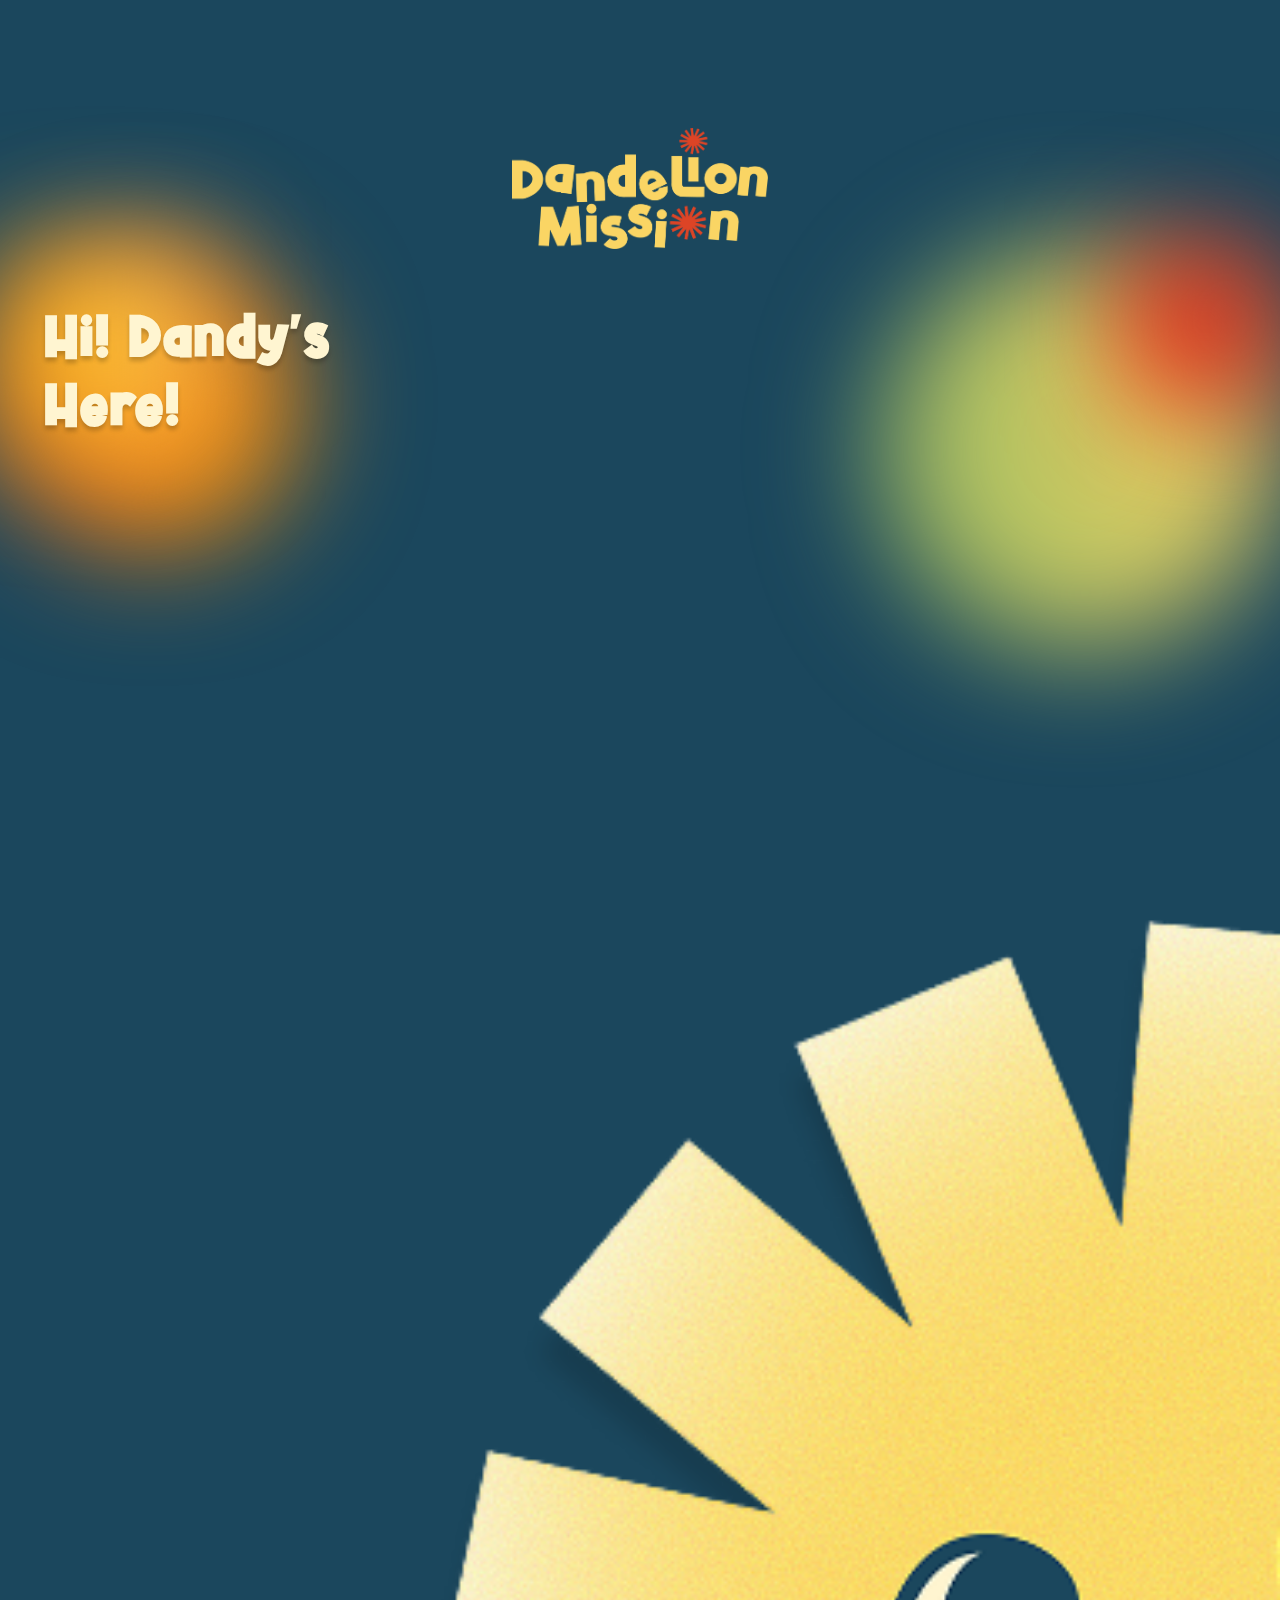
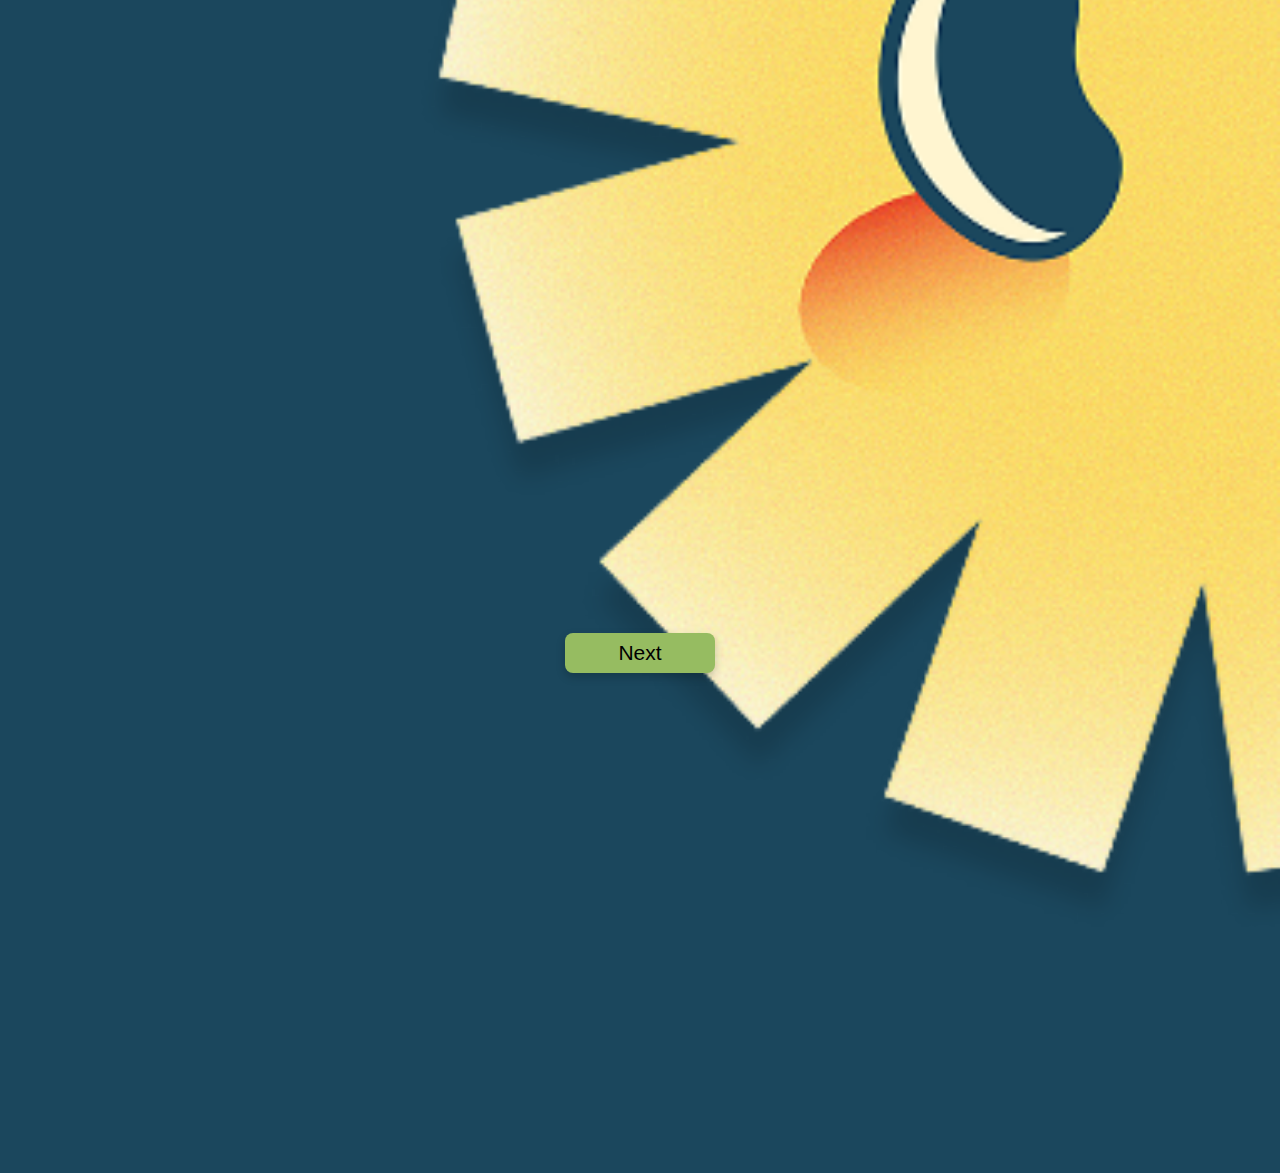
<file: index.html>
<!DOCTYPE html>
<html lang="en">
<head>
    <meta charset="UTF-8">
    <meta http-equiv="X-UA-Compatible" content="IE=edge">
    <meta name="viewport" content="width=device-width, initial-scale=1.0">
    <link rel="stylesheet" href="style.css"> 
    <link rel="icon" type="image/x-icon" href="images/dandySmall.png">
    <link href="https://fonts.googleapis.com/css2?family=Poppins:wght@400;700&display=swap" rel="stylesheet">
    <title>Dandelion Mission</title>
</head>
<body>
    <div> 
        <div class="logo"> 
            <img src="images/logo.png">
        </div>

        <div class="textContent"> 
            <h1> Hi! Dandy's Here!</h1>
        </div>

        <div class="content">
            <img class="MainPage" src="images/dandy.png">
        </div>

        <a href="breathe.html" class="centered"><button> Next </button></a>
    
        <div class="background">
            <section id="up"></section>
            <section id="down"></section>
            <section id="left"></section>
            <section id="right"></section> 
        </div>
    </div>
    
    
</body>
</html>
</file>
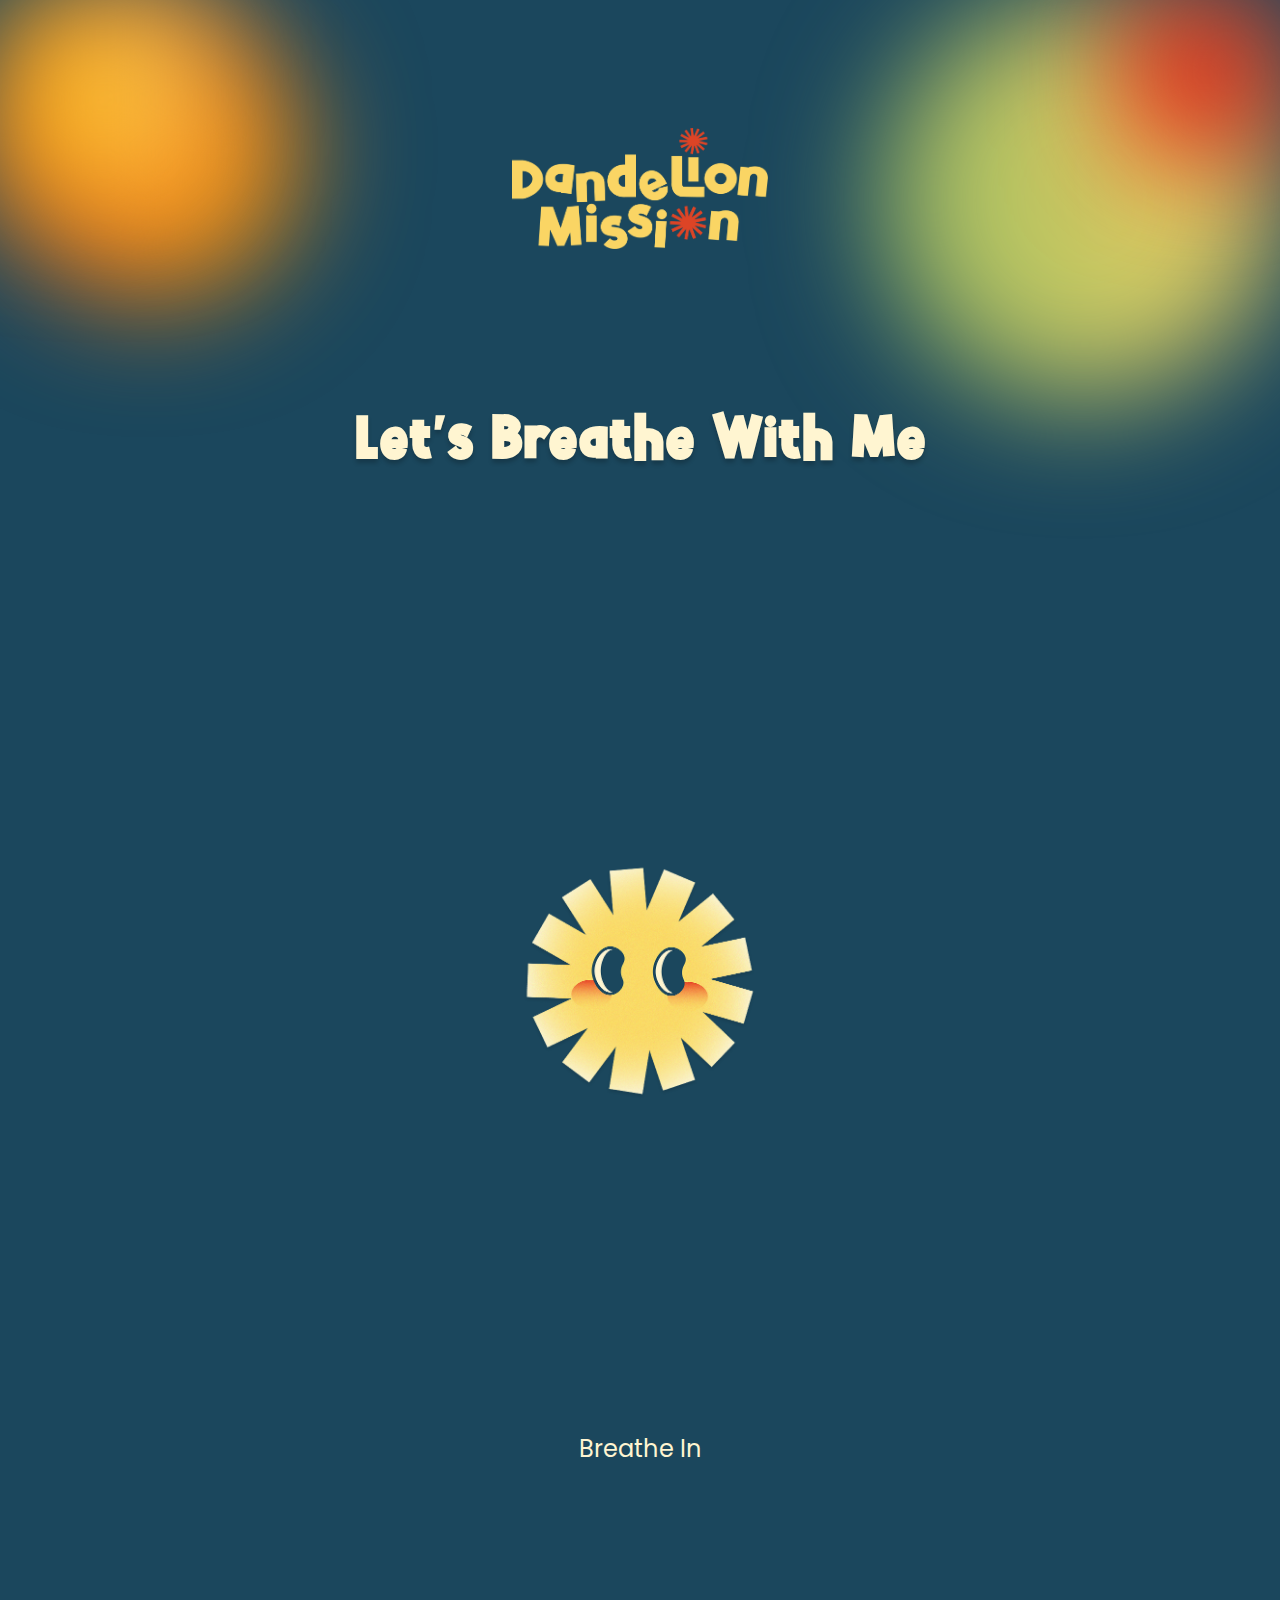
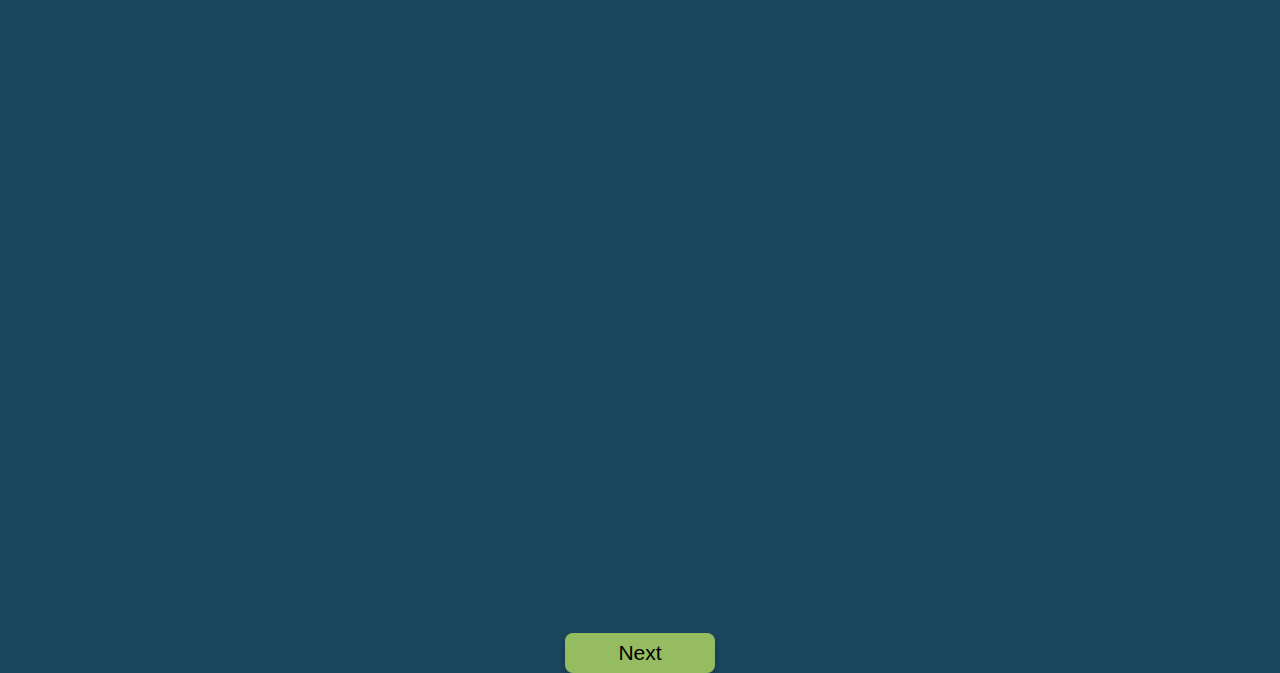
<file: breathe.html>
<!DOCTYPE html>
<html lang="en">

<head>
    <meta charset="UTF-8">
    <meta http-equiv="X-UA-Compatible" content="IE=edge">
    <meta name="viewport" content="width=device-width, initial-scale=1.0">
    <link rel="stylesheet" href="style.css">
    <link rel="icon" type="image/x-icon" href="images/dandySmall.png">
    <link href="https://fonts.googleapis.com/css2?family=Poppins:wght@400;700&display=swap" rel="stylesheet">
    <title>Dandelion Mission</title>
</head>

<body>
    <div>
        <div class="background">
            <section id="up"></section>
            <section id="down"></section>
            <section id="left"></section>
            <section id="right"></section>
        </div>
        
        <div class="logo">
            <img src="images/logo.png">
        </div>

        <a href="emotion.html" class="centered"><button> Next </button></a>

        <div class="breathe-container">
            <h1> Let's Breathe With Me</h1>
            <img src="images/dandyBreathe.png" class="breathe">
            <div id="breathText">
                <h2>Breathe In</h2>
            </div>
        </div>

       
    </div>

   

    <script>
        const breathText = document.getElementById('breathText');
        const intervals = [
            { text: "Breathe In", duration: 4000 },
            { text: "Hold", duration: 9000 },
            { text: "Breathe Out", duration: 7000 }
        ];

        let currentIndex = 0;
        let loopCount = 0;

        function changeText() {
            if (loopCount < 3) { // Stop after 3 loops
                breathText.textContent = intervals[currentIndex].text;
                setTimeout(() => {
                    currentIndex = (currentIndex + 1) % intervals.length;

                    if (currentIndex === 0) {
                        loopCount++;
                    }
                    changeText();
                }, intervals[currentIndex].duration);

            } else {
                breathText.textContent = "Done"; // Final message after 3 loops
            }
        }

        changeText();

    </script>
</body>

</html>
</file>
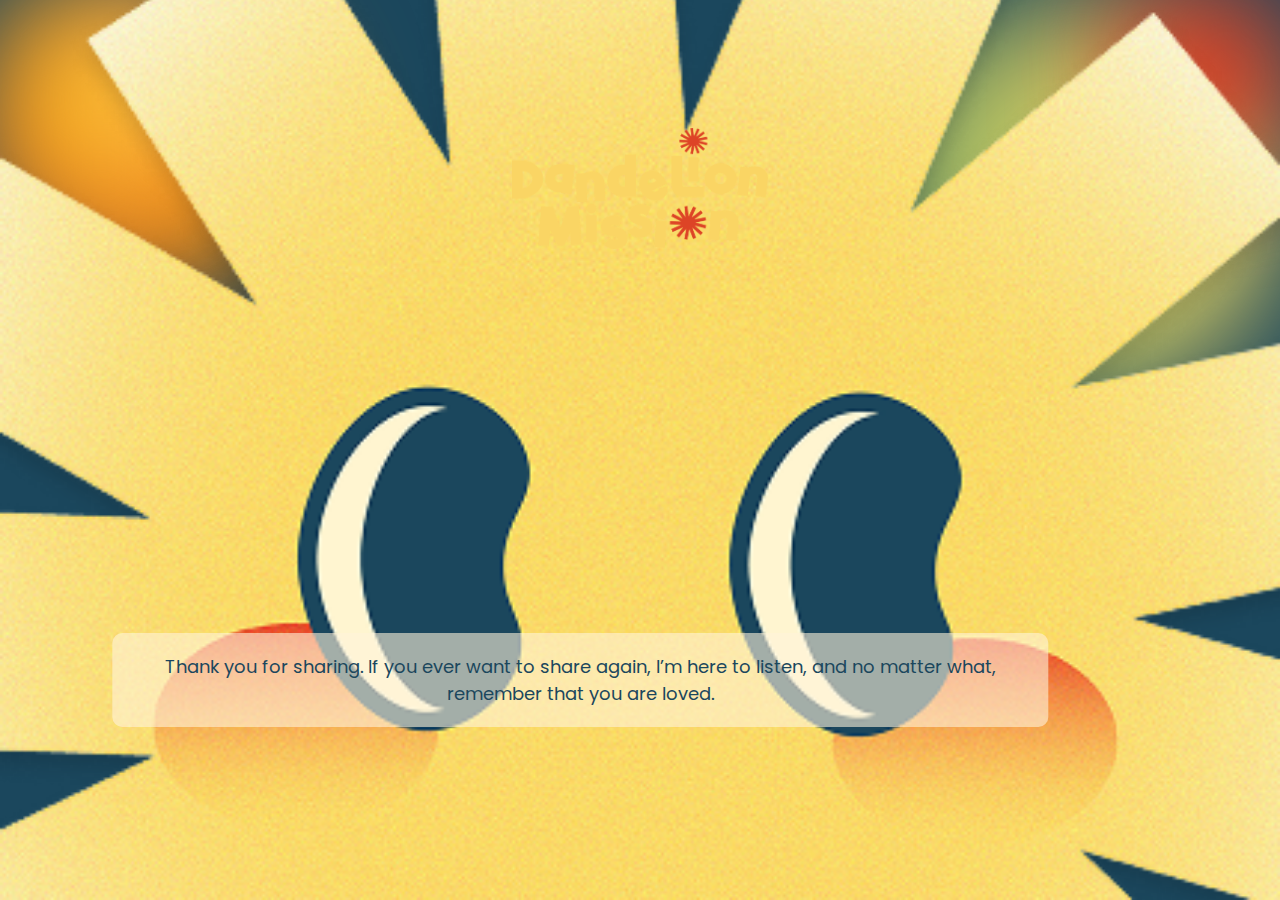
<file: closing.html>
<!DOCTYPE html>
<html lang="en">

<head>
    <meta charset="UTF-8">
    <meta http-equiv="X-UA-Compatible" content="IE=edge">
    <meta name="viewport" content="width=device-width, initial-scale=1.0">
    <title>Dandelion Mission</title>
    <link rel="stylesheet" href="style.css">
    <link rel="icon" type="image/x-icon" href="images/dandySmall.png">
    <link rel="preconnect" href="https://fonts.googleapis.com">
    <link rel="preconnect" href="https://fonts.gstatic.com" crossorigin>
    <link
        href="https://fonts.googleapis.com/css2?family=Poppins:ital,wght@0,100;0,200;0,300;0,400;0,500;0,600;0,700;0,800;0,900;1,100;1,200;1,300;1,400;1,500;1,600;1,700;1,800;1,900&display=swap"
        rel="stylesheet">
</head>

<body>
    <div> 
        <div class="background">
            <section id="up"></section>
            <section id="down"></section>
            <section id="left"></section>
            <section id="right"></section>
        </div>
        <div class="logo">
            <img src="images/logo.png" alt="Dandelion Mission Logo">
        </div>
    
        <div>
            <p class="closingText">Thank you for sharing. If you ever want to share again, I’m here to listen, and no matter what, remember that you are loved. </p>
        </div>
    
        <img class="bottom" src="images/Dandy closing.png" alt="Dandy">
    </div>

    <script>
         setTimeout(() => {
            window.location.href = "index.html";
        }, 5000);
        document.addEventListener('click', function() {
            window.location.href = 'index.html'; 
        });
    </script>

</body>

</html>
</file>
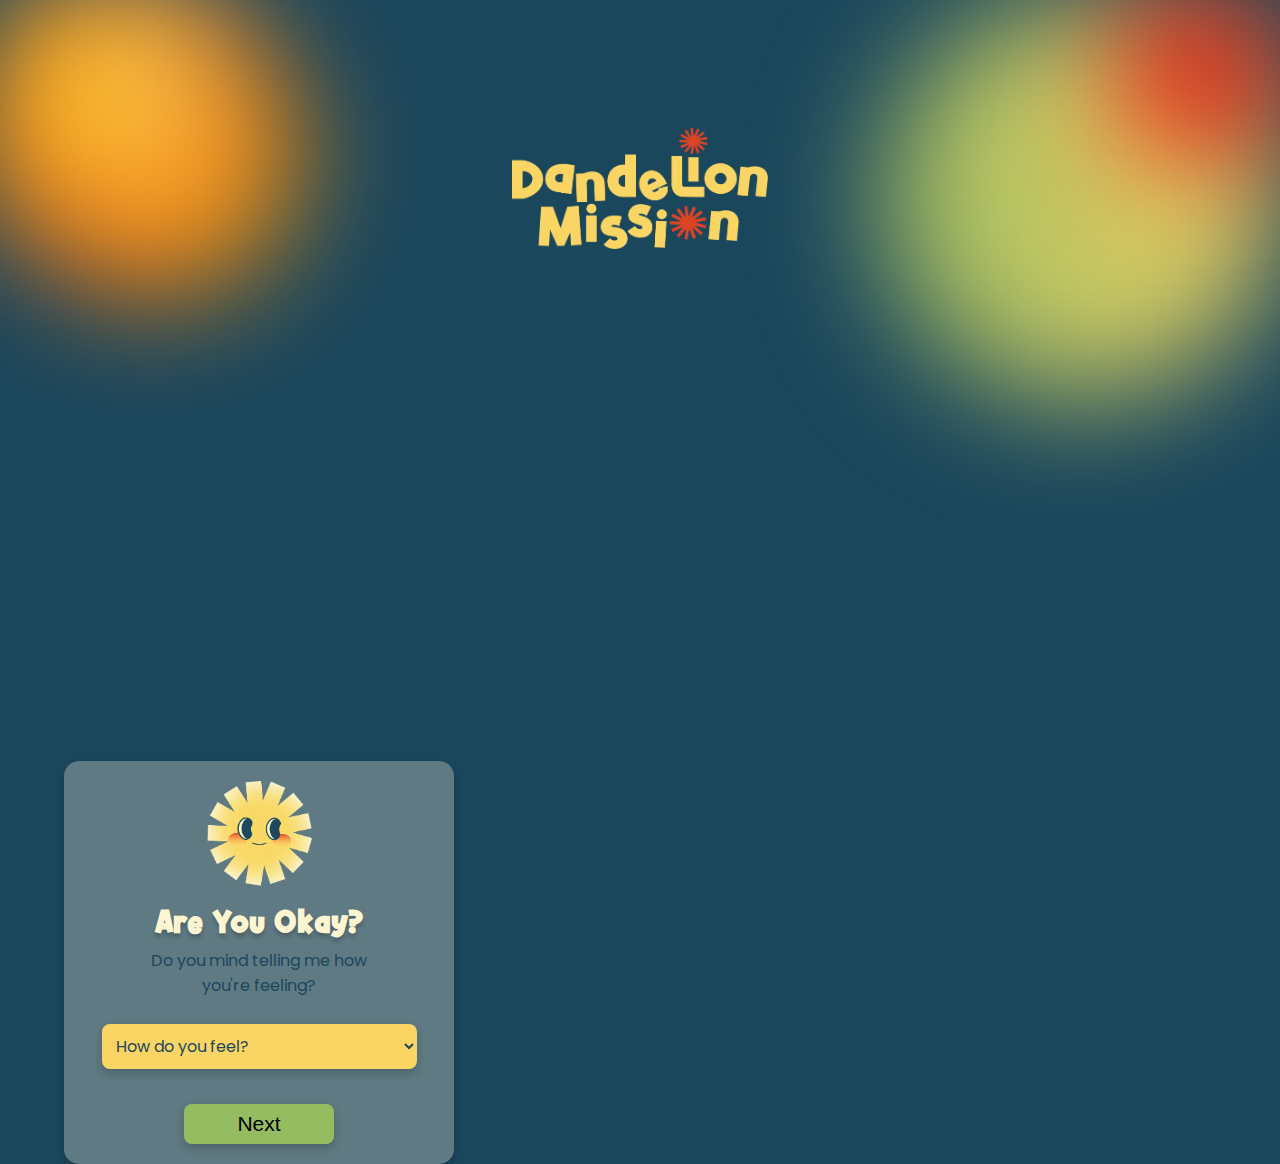
<file: emotion.html>
<!DOCTYPE html>
<html lang="en">

<head>
    <meta charset="UTF-8">
    <meta http-equiv="X-UA-Compatible" content="IE=edge">
    <meta name="viewport" content="width=device-width, initial-scale=1.0">
    <title>Dandelion Mission</title>
    <link rel="stylesheet" href="style.css">
    <link rel="icon" type="image/x-icon" href="images/dandySmall.png">
    <link rel="preconnect" href="https://fonts.googleapis.com">
    <link rel="preconnect" href="https://fonts.gstatic.com" crossorigin>
    <link
        href="https://fonts.googleapis.com/css2?family=Poppins:ital,wght@0,100;0,200;0,300;0,400;0,500;0,600;0,700;0,800;0,900;1,100;1,200;1,300;1,400;1,500;1,600;1,700;1,800;1,900&display=swap"
        rel="stylesheet">
</head>

<body>
    <div> 
        <div class="background">
            <section id="up"></section>
            <section id="down"></section>
            <section id="left"></section>
            <section id="right"></section>
        </div>

        <div class="logo">
            <img src="images/logo.png" alt="Dandelion Mission Logo">
        </div>
    
        <div class="container">
            <div class="dandy-wrapper">
                <img id="Dandy" src="Dandy/dandy happy.png" alt="Dandy">
            </div>
    
            <h3>Are You Okay?</h3>
            <p>Do you mind telling me how you're feeling?</p>
            <select id="emotion">
                <option value="" disabled selected>How do you feel?</option>
                <option value="happy">Happy</option>
                <option value="sad">Sad</option>
                <option value="anxious">Anxious</option>
                <option value="angry">Angry</option>
            </select>
            <button id="next">Next</button>
        </div>
        
    </div>


    <script>
        const emotionSelect = document.getElementById("emotion");
        const Dandy = document.getElementById("Dandy");
        const nextButton = document.getElementById("next");

        emotionSelect.addEventListener("change", function () {
            Dandy.src = `Dandy/dandy ${this.value}.png`;
        });

        nextButton.addEventListener("click", function () {
            localStorage.setItem("selectedEmotion", emotionSelect.value);
            window.location.href = "response.html";
        });
    </script>
</body>

</html>
</file>
<file: style.css>
@font-face {
    font-family: 'Alpha';
    src: url(fonts/Alphakind.otf);
}

body {
    position: relative;
    margin: 0;
    padding: 0;
    width: 100vw;
    height: 100vh;
    background-color: #1B475D;
    overflow: hidden;
    font-family: 'poppins';
}

.background {
    position: absolute;
    z-index: 500;
    width: 100%;
    height: 100%;
}

.content {
    position: relative;
    display: flex;
    flex-direction: column;
    z-index: 900;
}

.centered {
    position: absolute;
    display: flex;
    justify-content: center;
    align-items: center;
    flex-direction: column;
    width: 100%;
    z-index: 1000;
    margin-top: 155%;
}

.breathe-container {
    position: relative;
    display: flex;
    flex-direction: column;
    justify-content: center;
    align-items: center;
    z-index: 999;
}

.breathe-container h1 {
    margin-bottom: 30%;
}

.breathe-container img {
    position: relative;
    margin-bottom: 20%;
}

.textContent {
    position: absolute;
    display: flex;
    flex-direction: column;
    z-index: 999;
}

h1 {
    font-family: 'Alpha';
    color: #FFF5D1;
    text-shadow: 0px 4px 4px rgba(0, 0, 0, 0.2);
    font-size: 56px;
    margin-left: 10%;
    margin-right: 10%;
    margin-top: 12%;
}

h2 {
    color: #FFF5D1;
    font-size: 24px;
}

h3 {
    font-family: 'Alpha';
    color: #FFF5D1;
    text-shadow: 0px 4px 4px rgba(0, 0, 0, 0.2);
    ;
    font-size: 30px;
    margin: 0;
    margin-bottom: 2%;
}

p {
    text-align: center;
    margin-top: 0px;
    width: 70%;
    color: #1B475D;
}

.logo {
    position: relative;
    display: flex;
    justify-content: center;
    align-items: center;
    z-index: 999;
}

.logo img {
    position: relative;
    width: 20%;
    margin-top: 10%;
}

.MainPage {
    position: absolute;
    right: 0;
    width: 90%;
    /* float: right; */
    margin-top: 30%;
}

a {
    text-decoration: none;
}

#breathText {
    color: #FFF5D1;
    font-size: 24px;
    margin-top: 5%;
}

.bottom {
    position: absolute;
    width: 100%;
    z-index: 900;
    bottom: 0;
}

button {
    font-size: 21px;
    background-color: #96BC61;
    color: black;
    cursor: pointer;
    width: 150px;
    height: 40px;
    box-shadow: 0 4px 10px rgba(0, 0, 0, 0.2);
    border-radius: 8px;
    border: none;
    z-index: 999;
}

#up {
    position: absolute;
    height: 300px;
    width: 300px;
    border-radius: 50%;
    background-image: linear-gradient(120deg, #DD4426, orange);
    filter: blur(60px);
    animation: down 30s infinite;
}

#down {
    position: absolute;
    right: 0;
    height: 400px;
    width: 400px;
    border-radius: 50%;
    background-image: linear-gradient(80deg, #96BC61, #FAD564);
    filter: blur(60px);
    animation: up 30s infinite;
}

#left {
    position: absolute;
    right: 0;
    height: 150px;
    width: 150px;
    border-radius: 10%;
    background-image: linear-gradient(80deg, red, #DD4426);
    filter: blur(60px);
    animation: left 30s infinite;
}

#right {
    position: absolute;
    height: 200px;
    width: 200px;
    border-radius: 10%;
    background-image: linear-gradient(80deg, orange, #FAD564);
    filter: blur(60px);
    animation: right 30s infinite;
}

.breathe {
    width: 20%;
    animation: breatheAnimation 19s forwards;
    animation-iteration-count: 3;
}

#textDisplay {
    margin-bottom: 5%;
}

.dandy-wrapper {
    display: flex;
    justify-content: center;
    z-index: 10;
}

.dandy-wrapper img {
    width: 30%;
    margin-bottom: 5%;
}

.dandy_response {
    width: 100%;
    height: auto;
    position: absolute;
    bottom: 0;
}

.container {
    position: relative;
    display: flex;
    flex-direction: column;
    justify-content: center;
    align-items: center;
    background: rgba(255, 243, 218, 0.3);
    padding: 20px;
    border-radius: 15px;
    box-shadow: 0 4px 10px rgba(0, 0, 0, 0.2);
    max-width: 350px;
    margin: 5%;
    margin-top: 40%;
    z-index: 9999;
}

.container2 {
    position: relative;
    display: flex;
    flex-direction: column;
    justify-content: center;
    align-items: center;
    background: rgba(255, 243, 218, 0.3);
    padding: 20px;
    border-radius: 15px;
    box-shadow: 0 4px 10px rgba(0, 0, 0, 0.2);
    max-width: 350px;
    margin: 5%;
    margin-top: 30%;
    z-index: 999;
}

#emotion {
    margin-bottom: 10%;
}

textarea {
    font-size: 16px;
    margin: 10px;
    width: 90%;
}

select {
    font-size: 16px;
    width: 90%;
    margin: 10px;
    padding: 10px;
    border-radius: 8px;
    border: none;
    background-color: #FAD564;
    box-shadow: 0 4px 10px rgba(0, 0, 0, 0.2);
    color: #1B475D;
    font-family: "Poppins", sans-serif;
}

.disabled {
    color: grey;
}

.response {
    position: relative;
    display: flex;
    flex-direction: column;
    justify-content: center;
    align-items: center;
    text-align: center;
    margin: 30% 20%;
    z-index: 900;
    font-size: 36px;
}

textarea {
    padding: 10px;
    border-radius: 8px;
    border: none;
    background: rgba(255, 243, 218, 0.6);
    height: 200px;
    resize: none;
    font-family: "Poppins", sans-serif;
    color: #1B475D;
    font-size: 16px;
    margin: 10px;
    width: 90%;

}

.dandy_response {
    width: 100%;
    height: auto;
    position: absolute;
    bottom: 0;
    z-index: 900;
}

.quote-box {
    position: relative;
    background: rgba(255, 243, 218, 0.6);
    padding: 20px;
    border-radius: 10px;
    color: #1B475D;
    align-items: center;
    justify-content: center;
    margin: 20% 5%;
    z-index: 900;
}

.closingText {
    position: relative;
    display: flex;
    flex-direction: column;
    justify-content: center;
    align-items: center;
    z-index: 999;
    background: rgba(255, 243, 218, 0.6);
    padding: 20px;
    border-radius: 10px;
    color: #1B475D;
    font-size: large;
    transform: translateX(12%);
    margin-top: 30%;
}


#quote {
    font-size: large;
}

@keyframes down {

    0%,
    100% {
        top: 10%;
        /* Start at the top */
    }

    50% {
        top: 80%;
        /* Move to the middle of the viewport */
    }
}

@keyframes up {

    0%,
    100% {
        bottom: 0%;
        /* Start at the bottom */
    }

    50% {
        bottom: 50%;
        /* Move to the middle of the viewport */
    }
}

@keyframes left {

    0%,
    100% {
        left: 0%;
        /* Start at the left */
    }

    50% {
        left: 50%;
        /* Move to the middle of the viewport */
    }
}

@keyframes right {

    0%,
    100% {
        right: 0%;
        /* Start at the right */
        bottom: 40%;
        /* Start at the bottom */
    }

    50% {
        right: 10%;
        bottom: 40%;
    }
}

@keyframes breatheAnimation {
    0% {
        transform: scale(1);
        /* Original size */
    }

    21.05% {
        transform: scale(3);
        /* 3s times bigger (4 seconds) */
    }

    68.42% {
        transform: scale(3);
        /* Hold size for 7 seconds */
    }

    100% {
        transform: scale(1);
        /* Back to original size (8 seconds) */
    }
}

@media(max-height: 800px) {
    .container {
        margin-top: 20%;
    }

    .container2 {
        margin-top: 10%;
    }

    .centered {
        margin-top: 130%;
    }

    #breathText {
        font-size: 18px;
    }

    .breathe-container h1{
        margin-bottom: 15%;
    }

    .breathe-container img{
        margin-bottom: 10%;
    }

    .container2{
        margin-top: 12%;
    }

    .response{
        margin: 10% 5%;
    }

   .closingText{
        margin-top: 15%;
    }

    @keyframes breatheAnimation {
        0% {
            transform: scale(1);
            /* Original size */
        }

        21.05% {
            transform: scale(2);
            /* 3s times bigger (4 seconds) */
        }

        68.42% {
            transform: scale(2);
            /* Hold size for 7 seconds */
        }

        100% {
            transform: scale(1);
            /* Back to original size (8 seconds) */
        }
    }

}
</file>
